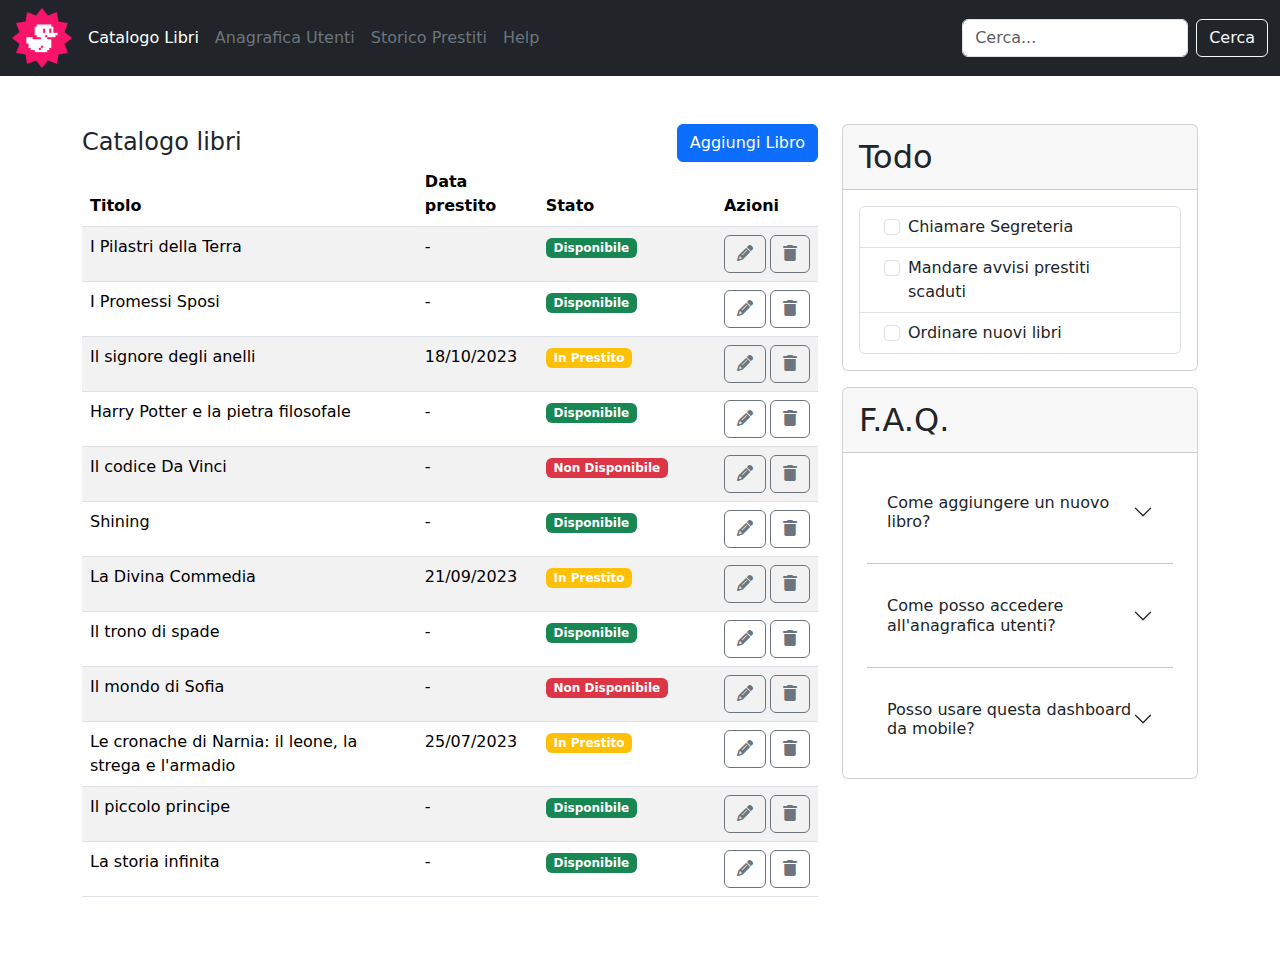
<file: index.html>
<!DOCTYPE html>
<html lang="en">
<head>
    <meta charset="UTF-8">
    <meta name="viewport" content="width=device-width, initial-scale=1.0">
    <link href="https://cdn.jsdelivr.net/npm/bootstrap@5.3.3/dist/css/bootstrap.min.css" rel="stylesheet"
    integrity="sha384-QWTKZyjpPEjISv5WaRU9OFeRpok6YctnYmDr5pNlyT2bRjXh0JMhjY6hW+ALEwIH" crossorigin="anonymous">
    <link rel="stylesheet" href="https://cdnjs.cloudflare.com/ajax/libs/font-awesome/6.7.2/css/all.min.css"
    integrity="sha512-Evv84Mr4kqVGRNSgIGL/F/aIDqQb7xQ2vcrdIwxfjThSH8CSR7PBEakCr51Ck+w+/U6swU2Im1vVX0SVk9ABhg=="
    crossorigin="anonymous" referrerpolicy="no-referrer" />
    <title>Document</title>
    <link rel="stylesheet" href="./css/style.css">
</head>
<body>
    <header>
        <nav class="navbar navbar-expand-lg bg-dark text-white">
            <div class="container-fluid">
              <a class="me-2" href="#"><img src="./img/duck.png" alt="" width="60px"></a>
                <button class="navbar-toggler" type="button" data-bs-toggle="collapse" data-bs-target="#navbarSupportedContent"
                aria-controls="navbarSupportedContent" aria-expanded="false" aria-label="Toggle navigation">
                <span class="navbar-toggler-icon"></span>
                </button>
              <div class="collapse navbar-collapse text-white" id="navbarSupportedContent">
                <ul class="navbar-nav me-auto mb-2 mb-lg-0 text-white">
                  <li class="nav-item ">
                    <a class="nav-link active text-white" aria-current="page" href="#">Catalogo Libri</a>
                  </li>
                  <li class="nav-item">
                    <a class="nav-link active text-secondary" href="#">Anagrafica Utenti</a>
                  </li>
                  <li class="nav-item">
                    <a class="nav-link active text-secondary" href="#">Storico Prestiti</a>
                  </li>
                  <li class="nav-item">
                    <a class="nav-link active text-secondary" href="#">Help</a>
                  </li>
                </ul>
                <form class="d-flex" role="search">
                  <input class="form-control me-2" type="search" placeholder="Cerca..." aria-label="Search">
                  <button class="btn btn-outline-light" type="submit">Cerca</button>
                </form>
              </div>
              <button type="button" class="btn btn-outline-secondary d-lg-none" data-bs-toggle="modal" data-bs-target="#delete-item">
                <i class="fa-solid fa-bars"></i>
            </button>
            </div>
          </nav>
    </header>

    <main>
        <div class="container my-5">
            
            <div class="row">
                <div class="col-lg-8">
                    <div class="d-flex justify-content-between">
                        <span class="fs-4">Catalogo libri</span>

                    <a href="./new-book.html"><button class="btn btn-primary" type="submit">Aggiungi Libro</button></a>
                    </div>
                    

                    <table class="table table-striped fs-6 fw-light">
                        <thead>
                          <tr>
                            <th scope="col" class="col-6">Titolo</th>
                            <th scope="col" class="col-2 d-none d-md-table-cell">Data prestito</th>
                            <th scope="col" class="col-3">Stato</th>
                            <th scope="col" class="col-1">Azioni</th>
                          </tr>
                        </thead>
                        <tbody>
                          <tr>
                            <td>I Pilastri della Terra</td>
                            <td class="d-none d-md-table-cell">-</td>
                            <td><span class="badge text-bg-success">Disponibile</span></td>
                            <td>
                               <div class="row">
                                <div class="col d-flex gap-1">
                                    <button type="button" class="btn btn-outline-secondary">
                                        <i class="fa-solid fa-pencil"></i>
                                    </button>
                                    <button type="button" class="btn btn-outline-secondary" data-bs-toggle="modal" data-bs-target="#delete-item">
                                        <i class="fa-solid fa-trash"></i>
                                    </button>
                                </div>
                              </div>
                            </td>
                          </tr>
                          <tr>
                            <td>I Promessi Sposi</td>
                            <td class="d-none d-md-table-cell">-</td>
                            <td><span class="badge text-bg-success">Disponibile</span></td>
                            <td>
                               <div class="row">
                                <div class="col d-flex gap-1">
                                    <button type="button" class="btn btn-outline-secondary">
                                        <i class="fa-solid fa-pencil"></i>
                                    </button>
                                    <button type="button" class="btn btn-outline-secondary" data-bs-toggle="modal" data-bs-target="#delete-item">
                                        <i class="fa-solid fa-trash"></i>
                                    </button>
                                </div>
                              </div>
                            </td>
                          </tr>
                          <tr>
                            <td>Il signore degli anelli</td>
                            <td class="d-none d-md-table-cell">18/10/2023</td>
                            <td><span class="badge text-bg-warning text-white">In Prestito</span></td>
                            <td>
                               <div class="row">
                                <div class="col d-flex gap-1">
                                    <button type="button" class="btn btn-outline-secondary">
                                        <i class="fa-solid fa-pencil"></i>
                                    </button>
                                    <button type="button" class="btn btn-outline-secondary" data-bs-toggle="modal" data-bs-target="#delete-item">
                                        <i class="fa-solid fa-trash"></i>
                                    </button>
                                </div>
                              </div>
                            </td>
                          </tr>
                          <tr>
                            <td>Harry Potter e la pietra filosofale</td>
                            <td class="d-none d-md-table-cell">-</td>
                            <td><span class="badge text-bg-success">Disponibile</span></td>
                            <td>
                               <div class="row">
                                <div class="col d-flex gap-1">
                                    <button type="button" class="btn btn-outline-secondary">
                                        <i class="fa-solid fa-pencil"></i>
                                    </button>
                                    <button type="button" class="btn btn-outline-secondary" data-bs-toggle="modal" data-bs-target="#delete-item">
                                        <i class="fa-solid fa-trash"></i>
                                    </button>
                                </div>
                              </div>
                            </td>
                          </tr>
                          <tr>
                            <td>Il codice Da Vinci</td>
                            <td class="d-none d-md-table-cell">-</td>
                            <td><span class="badge text-bg-danger text-white">Non Disponibile</span></td>
                            <td>
                               <div class="row">
                                <div class="col d-flex gap-1">
                                    <button type="button" class="btn btn-outline-secondary">
                                        <i class="fa-solid fa-pencil"></i>
                                    </button>
                                    <button type="button" class="btn btn-outline-secondary" data-bs-toggle="modal" data-bs-target="#delete-item">
                                        <i class="fa-solid fa-trash"></i>
                                    </button>
                                </div>
                              </div>
                            </td>
                          </tr>
                          <tr>
                            <td>Shining</td>
                            <td class="d-none d-md-table-cell">-</td>
                            <td><span class="badge text-bg-success">Disponibile</span></td>
                            <td>
                               <div class="row">
                                <div class="col d-flex gap-1">
                                    <button type="button" class="btn btn-outline-secondary">
                                        <i class="fa-solid fa-pencil"></i>
                                    </button>
                                    <button type="button" class="btn btn-outline-secondary" data-bs-toggle="modal" data-bs-target="#delete-item">
                                        <i class="fa-solid fa-trash"></i>
                                    </button>
                                </div>
                              </div>
                            </td>
                          </tr>
                          <tr>
                            <td>La Divina Commedia</td>
                            <td class="d-none d-md-table-cell">21/09/2023</td>
                            <td><span class="badge text-bg-warning text-white">In Prestito</span></td>
                            <td>
                               <div class="row">
                                <div class="col d-flex gap-1">
                                    <button type="button" class="btn btn-outline-secondary">
                                        <i class="fa-solid fa-pencil"></i>
                                    </button>
                                    <button type="button" class="btn btn-outline-secondary" data-bs-toggle="modal" data-bs-target="#delete-item">
                                        <i class="fa-solid fa-trash"></i>
                                    </button>
                                </div>
                              </div>
                            </td>
                          </tr>
                          <tr>
                            <td>Il trono di spade</td>
                            <td class="d-none d-md-table-cell">-</td>
                            <td><span class="badge text-bg-success">Disponibile</span></td>
                            <td>
                               <div class="row">
                                <div class="col d-flex gap-1">
                                    <button type="button" class="btn btn-outline-secondary">
                                        <i class="fa-solid fa-pencil"></i>
                                    </button>
                                    <button type="button" class="btn btn-outline-secondary" data-bs-toggle="modal" data-bs-target="#delete-item">
                                        <i class="fa-solid fa-trash"></i>
                                    </button>
                                </div>
                              </div>
                            </td>
                          </tr>
                          <tr>
                            <td>Il mondo di Sofia</td>
                            <td class="d-none d-md-table-cell">-</td>
                            <td><span class="badge text-bg-danger text-white">Non Disponibile</span></td>
                            <td> 
                              <div class="row">
                                <div class="col d-flex gap-1">
                                    <button type="button" class="btn btn-outline-secondary">
                                        <i class="fa-solid fa-pencil"></i>
                                    </button>
                                    <button type="button" class="btn btn-outline-secondary" data-bs-toggle="modal" data-bs-target="#delete-item">
                                        <i class="fa-solid fa-trash"></i>
                                    </button>
                                </div>
                              </div>
                          </td>
                          </tr>
                          <tr>
                            <td>Le cronache di Narnia: il leone, la strega e l'armadio</td>
                            <td class="d-none d-md-table-cell">25/07/2023</td>
                            <td><span class="badge text-bg-warning text-white">In Prestito</span></td>
                            <td>
                               <div class="row">
                                <div class="col d-flex gap-1">
                                    <button type="button" class="btn btn-outline-secondary">
                                        <i class="fa-solid fa-pencil"></i>
                                    </button>
                                    <button type="button" class="btn btn-outline-secondary" data-bs-toggle="modal" data-bs-target="#delete-item">
                                        <i class="fa-solid fa-trash"></i>
                                    </button>
                                </div>
                              </div>
                            </td>
                          </tr>
                          <tr>
                            <td>Il piccolo principe</td>
                            <td class="d-none d-md-table-cell">-</td>
                            <td><span class="badge text-bg-success">Disponibile</span></td>
                            <td>
                               <div class="row">
                                <div class="col d-flex gap-1">
                                    <button type="button" class="btn btn-outline-secondary">
                                        <i class="fa-solid fa-pencil"></i>
                                    </button>
                                    <button type="button" class="btn btn-outline-secondary" data-bs-toggle="modal" data-bs-target="#delete-item">
                                        <i class="fa-solid fa-trash"></i>
                                    </button>
                                </div>
                              </div>
                            </td>
                          </tr>
                          <tr>
                            <td>La storia infinita</td>
                            <td class="d-none d-md-table-cell">-</td>
                            <td><span class="badge text-bg-success">Disponibile</span></td>
                            <td>
                               <div class="row">
                                <div class="col d-flex gap-1">
                                    <button type="button" class="btn btn-outline-secondary">
                                        <i class="fa-solid fa-pencil"></i>
                                    </button>
                                    <button type="button" class="btn btn-outline-secondary" data-bs-toggle="modal" data-bs-target="#delete-item">
                                        <i class="fa-solid fa-trash"></i>
                                    </button>
                                </div>
                              </div>
                            </td>
                          </tr>
                          <tr>
                          </tr>
                        </tbody>
                    </table>
                    
                </div>
                <div class="col-lg-4">
                    
                        <div class="card mb-3">
                            <div class="card-header fs-2 fw-light">Todo</div>
                            <div class="card-body fs">
                                <ul class="form-check list-group">
                                    <li class="list-group-item px-5">
                                        <input class="form-check-input " type="checkbox" value="" id="flexCheckDefault">
                                        <label class="form-check-label " for="flexCheckDefault">
                                          Chiamare Segreteria
                                        </label>
                                    </li>
                                    <li class="list-group-item px-5">
                                        <input class="form-check-input " type="checkbox" value="" id="flexCheckDefault">
                                        <label class="form-check-label " for="flexCheckDefault">
                                          Mandare avvisi prestiti scaduti
                                        </label>
                                    </li>
                                    <li class="list-group-item px-5">
                                        <input class="form-check-input " type="checkbox" value="" id="flexCheckDefault">
                                        <label class="form-check-label " for="flexCheckDefault">
                                          Ordinare nuovi libri
                                        </label>
                                    </li>
                                </ul>
                            </div>
                        </div>                        
                    
                        <div class="card">
                            <div class="card-header fs-2 fw-light">
                              F.A.Q.

                            </div>
                                <div class="accordion p-4" id="accordionExample">
                                  <div class="accordion-item border-0">
                                    <h2 class="accordion-header">
                                      <button class="accordion-button collapsed" type="button" data-bs-toggle="collapse" data-bs-target="#collapseOne" aria-expanded="true" aria-controls="collapseOne">
                                        Come aggiungere un nuovo libro?
                                      </button>
                                    </h2>
                                    <div id="collapseOne" class="accordion-collapse collapse" data-bs-parent="#accordionExample">
                                      <div class="accordion-body">
                                        <strong>This is the first item's accordion body.</strong> It is shown by default, until the collapse plugin adds the appropriate classes that we use to style each element. These classes control the overall appearance, as well as the showing and hiding via CSS transitions. You can modify any of this with custom CSS or overriding our default variables. It's also worth noting that just about any HTML can go within the <code>.accordion-body</code>, though the transition does limit overflow.
                                      </div>
                                    </div>
                                  </div>
                                  <hr>
                                  <div class="accordion-item border-0">
                                    <h2 class="accordion-header">
                                      <button class="accordion-button collapsed" type="button" data-bs-toggle="collapse" data-bs-target="#collapseTwo" aria-expanded="false" aria-controls="collapseTwo">
                                        Come posso accedere  all'anagrafica utenti?
                                      </button>
                                    </h2>
                                    <div id="collapseTwo" class="accordion-collapse collapse" data-bs-parent="#accordionExample">
                                      <div class="accordion-body">
                                        <strong>This is the second item's accordion body.</strong> It is hidden by default, until the collapse plugin adds the appropriate classes that we use to style each element. These classes control the overall appearance, as well as the showing and hiding via CSS transitions. You can modify any of this with custom CSS or overriding our default variables. It's also worth noting that just about any HTML can go within the <code>.accordion-body</code>, though the transition does limit overflow.
                                      </div>
                                    </div>
                                  </div>
                                  <hr>
                                  <div class="accordion-item border-0">
                                    <h2 class="accordion-header">
                                      <button class="accordion-button collapsed" type="button" data-bs-toggle="collapse" data-bs-target="#collapseThree" aria-expanded="false" aria-controls="collapseThree">
                                        Posso usare questa dashboard da mobile?
                                      </button>
                                    </h2>
                                    <div id="collapseThree" class="accordion-collapse collapse" data-bs-parent="#accordionExample">
                                      <div class="accordion-body">
                                        <strong>This is the third item's accordion body.</strong> It is hidden by default, until the collapse plugin adds the appropriate classes that we use to style each element. These classes control the overall appearance, as well as the showing and hiding via CSS transitions. You can modify any of this with custom CSS or overriding our default variables. It's also worth noting that just about any HTML can go within the <code>.accordion-body</code>, though the transition does limit overflow.
                                      </div>
                                    </div>
                                  </div>
                                </div>
                        </div>
                                     
                </div>

                
            </div>
        </div>
    </main>
</body>
</html>
</file>
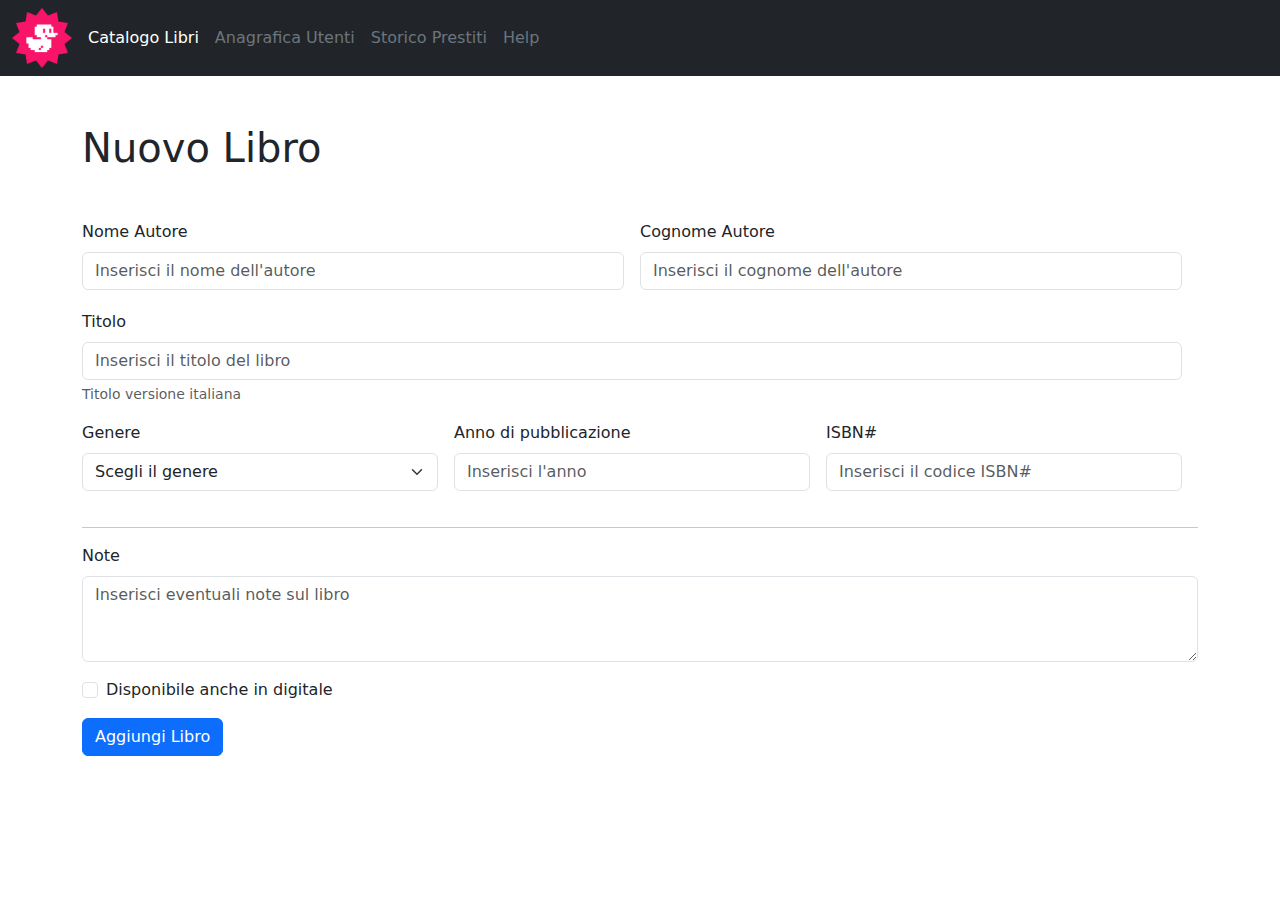
<file: new-book.html>
<!DOCTYPE html>
<html lang="en">
<head>
    <meta charset="UTF-8">
    <meta name="viewport" content="width=device-width, initial-scale=1.0">
    <link href="https://cdn.jsdelivr.net/npm/bootstrap@5.3.3/dist/css/bootstrap.min.css" rel="stylesheet"
    integrity="sha384-QWTKZyjpPEjISv5WaRU9OFeRpok6YctnYmDr5pNlyT2bRjXh0JMhjY6hW+ALEwIH" crossorigin="anonymous">
    <link rel="stylesheet" href="https://cdnjs.cloudflare.com/ajax/libs/font-awesome/6.7.2/css/all.min.css"
    integrity="sha512-Evv84Mr4kqVGRNSgIGL/F/aIDqQb7xQ2vcrdIwxfjThSH8CSR7PBEakCr51Ck+w+/U6swU2Im1vVX0SVk9ABhg=="
    crossorigin="anonymous" referrerpolicy="no-referrer" />
    <title>Document</title>
    <link rel="stylesheet" href="./css/style.css">
</head>
<body>
    <header>
        <nav class="navbar navbar-expand-lg bg-dark text-white">
            <div class="container-fluid">
              <a class="me-2" href="./index.html"><img src="./img/duck.png" alt="" width="60px"></a>
                <button class="navbar-toggler" type="button" data-bs-toggle="collapse" data-bs-target="#navbarSupportedContent"
                aria-controls="navbarSupportedContent" aria-expanded="false" aria-label="Toggle navigation">
                <span class="navbar-toggler-icon"></span>
                </button>
              <div class="collapse navbar-collapse text-white" id="navbarSupportedContent">
                <ul class="navbar-nav me-auto mb-2 mb-lg-0 text-white">
                  <li class="nav-item ">
                    <a class="nav-link active text-white" aria-current="page" href="#">Catalogo Libri</a>
                  </li>
                  <li class="nav-item">
                    <a class="nav-link active text-secondary" href="#">Anagrafica Utenti</a>
                  </li>
                  <li class="nav-item">
                    <a class="nav-link active text-secondary" href="#">Storico Prestiti</a>
                  </li>
                  <li class="nav-item">
                    <a class="nav-link active text-secondary" href="#">Help</a>
                  </li>
                </ul>
              </div>
              <button type="button" class="btn btn-outline-secondary d-lg-none" data-bs-toggle="modal" data-bs-target="#delete-item">
                <i class="fa-solid fa-bars"></i>
            </button>
            </div>
          </nav>
    </header>

   <div class="container my-5">
    <div class="col">
        
        <h1 class="my-5">Nuovo Libro</h1>

        <form class="d-flex flex-wrap">
           <form class="d-flex flex-wrap">
            <div class="col-6 mb-3 pe-3">
              <label for="Author's Name" class="form-label">Nome Autore</label>
              <input type="info" placeholder="Inserisci il nome dell'autore" class="form-control" id="Author's Name" aria-describedby="emailHelp">
              <div id="author" class="form-text"></div>
            </div>
            <div class="col-6 mb-3 pe-3">
              <label for="Author's Name" class="form-label">Cognome Autore</label>
              <input type="info" placeholder="Inserisci il cognome dell'autore" class="form-control" id="Author's Name" aria-describedby="emailHelp">
              <div id="author" class="form-text"></div>
            </div>

            <div class="col-12 mb-3 pe-3">
                <label for="Author's Name" class="form-label">Titolo</label>
                <input type="info" placeholder="Inserisci il titolo del libro" class="form-control" id="Author's Name" aria-describedby="emailHelp">
                <div id="author" class="form-text">Titolo versione italiana</div>
            </div>

            <div class="col-lg-4 col-md-4 col-sm-12 mb-3 pe-3">
                <label for="Author's Name" class="form-label">Genere</label>
                <select class="form-select" aria-label="Default select example">
                    <option selected>Scegli il genere</option>
                    <option value="1">Giallo</option>
                    <option value="2">Romanzo</option>
                    <option value="3">Fantasy</option>
                  </select>
            </div>
            <div class="col-lg-4 col-md-4 col-sm-12 mb-3 pe-3">
                <label for="Author's Name" class="form-label">Anno di pubblicazione</label>
                <input type="info" placeholder="Inserisci l'anno" class="form-control" id="Author's Name" aria-describedby="emailHelp">
                <div id="author" class="form-text"></div>
            </div>
            <div class="col-lg-4 col-md-4 col-sm-12 mb-3 pe-3">
                <label for="Author's Name" class="form-label">ISBN#</label>
                <input type="info" placeholder="Inserisci il codice ISBN#" class="form-control" id="Author's Name" aria-describedby="emailHelp">
                <div id="author" class="form-text"></div>
            </div>
           
           
           </form>
          <hr>

          <div class="mb-3">
            <label for="exampleFormControlTextarea1" class="form-label">Note</label>
            <textarea class="form-control" placeholder="Inserisci eventuali note sul libro" id="exampleFormControlTextarea1" rows="3"></textarea>
          </div>

          <div class="form-check mb-3">
            <input class="form-check-input" type="checkbox" value="" id="flexCheckDefault">
            <label class="form-check-label" for="flexCheckDefault">
              Disponibile anche in digitale
            </label>
          </div>

          <button type="submit" class="btn btn-primary d-block">Aggiungi Libro</button>
        </form>


    </div>
   </div>
</body>
</html>
</file>
<file: css/style.css>
*{
    margin: 0;
    padding: 0;
    box-sizing: border-box;
}
</file>
